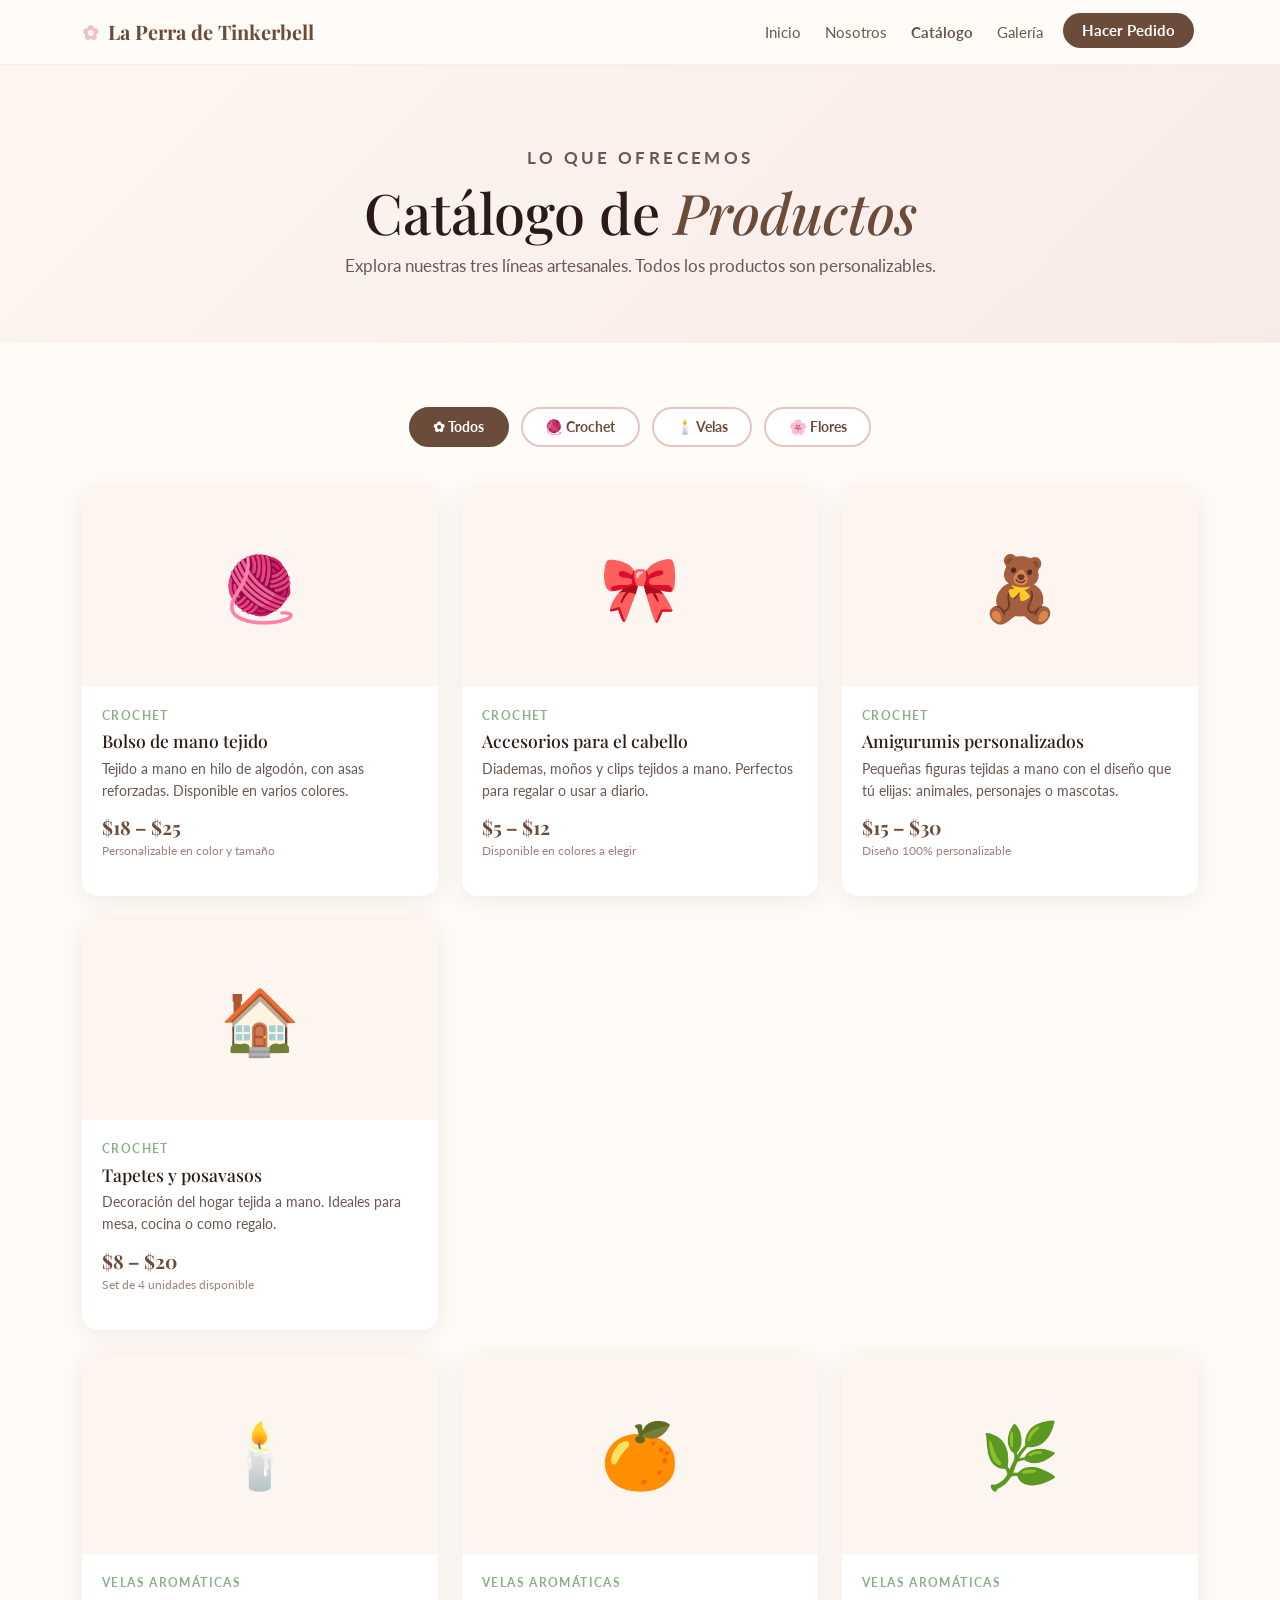
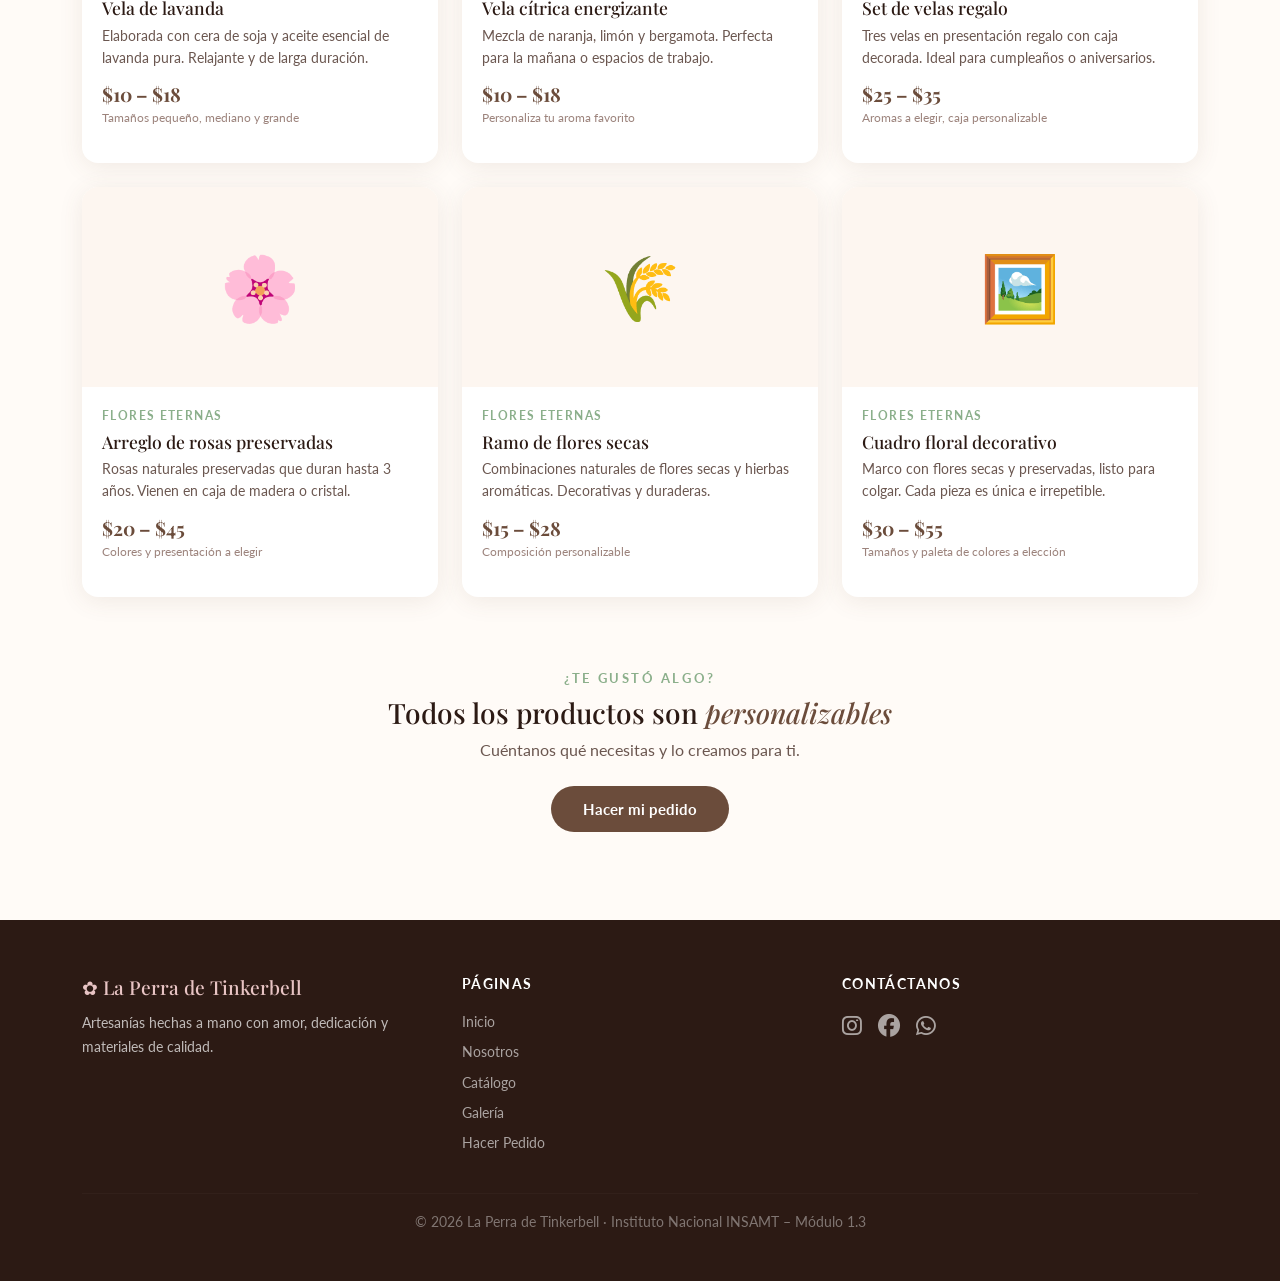
<file: catalogo.html>
<!DOCTYPE html>
<html lang="es">
<head>
  <meta charset="UTF-8" />
  <meta name="viewport" content="width=device-width, initial-scale=1.0" />
  <title>Catálogo – La Perra de Tinkerbell</title>
  <link rel="stylesheet" href="https://cdnjs.cloudflare.com/ajax/libs/bootstrap/5.3.2/css/bootstrap.min.css" />
  <link rel="stylesheet" href="https://cdnjs.cloudflare.com/ajax/libs/font-awesome/6.5.0/css/all.min.css" />
  <link href="https://fonts.googleapis.com/css2?family=Playfair+Display:ital,wght@0,400;0,600;0,700;1,400&family=Lato:wght@300;400;700&display=swap" rel="stylesheet" />
  <link rel="stylesheet" href="styles.css" />
</head>
<body>

  <!-- NAVBAR -->
  <nav class="navbar navbar-expand-lg sticky-top" id="mainNav">
    <div class="container">
      <a class="navbar-brand" href="../index.html">
        <span class="brand-icon">✿</span> La Perra de Tinkerbell
      </a>
      <button class="navbar-toggler" type="button" data-bs-toggle="collapse" data-bs-target="#navMenu">
        <span class="navbar-toggler-icon"></span>
      </button>
      <div class="collapse navbar-collapse" id="navMenu">
        <ul class="navbar-nav ms-auto">
          <li class="nav-item"><a class="nav-link" href="../index.html">Inicio</a></li>
          <li class="nav-item"><a class="nav-link" href="nosotros.html">Nosotros</a></li>
          <li class="nav-item"><a class="nav-link" href="catalogo.html">Catálogo</a></li>
          <li class="nav-item"><a class="nav-link" href="galeria.html">Galería</a></li>
          <li class="nav-item"><a class="nav-link btn-pedido" href="pedido.html">Hacer Pedido</a></li>
        </ul>
      </div>
    </div>
  </nav>

  <!-- PAGE HERO -->
  <div class="page-hero">
    <div class="container">
      <p class="section-eyebrow">Lo que ofrecemos</p>
      <h1>Catálogo de <em>Productos</em></h1>
      <p class="mt-2">Explora nuestras tres líneas artesanales. Todos los productos son personalizables.</p>
    </div>
  </div>

  <!-- CATALOG -->
  <section class="catalog-section">
    <div class="container">

      <!-- FILTER BAR -->
      <div class="filter-bar">
        <button class="filter-btn active" data-cat="all">✿ Todos</button>
        <button class="filter-btn" data-cat="crochet">🧶 Crochet</button>
        <button class="filter-btn" data-cat="velas">🕯️ Velas</button>
        <button class="filter-btn" data-cat="flores">🌸 Flores</button>
      </div>

      <!-- CROCHET -->
      <div class="catalog-anchor" id="crochet"></div>
      <div class="row g-4">

        <div class="col-md-4 col-sm-6 product-item" data-cat="crochet">
          <div class="product-card">
            <div class="product-img">🧶</div>
            <div class="product-info">
              <p class="product-tag">Crochet</p>
              <h4 class="product-name">Bolso de mano tejido</h4>
              <p class="product-desc">Tejido a mano en hilo de algodón, con asas reforzadas. Disponible en varios colores.</p>
              <p class="product-price">$18 – $25
                <span class="price-note">Personalizable en color y tamaño</span>
              </p>
            </div>
          </div>
        </div>

        <div class="col-md-4 col-sm-6 product-item" data-cat="crochet">
          <div class="product-card">
            <div class="product-img">🎀</div>
            <div class="product-info">
              <p class="product-tag">Crochet</p>
              <h4 class="product-name">Accesorios para el cabello</h4>
              <p class="product-desc">Diademas, moños y clips tejidos a mano. Perfectos para regalar o usar a diario.</p>
              <p class="product-price">$5 – $12
                <span class="price-note">Disponible en colores a elegir</span>
              </p>
            </div>
          </div>
        </div>

        <div class="col-md-4 col-sm-6 product-item" data-cat="crochet">
          <div class="product-card">
            <div class="product-img">🧸</div>
            <div class="product-info">
              <p class="product-tag">Crochet</p>
              <h4 class="product-name">Amigurumis personalizados</h4>
              <p class="product-desc">Pequeñas figuras tejidas a mano con el diseño que tú elijas: animales, personajes o mascotas.</p>
              <p class="product-price">$15 – $30
                <span class="price-note">Diseño 100% personalizable</span>
              </p>
            </div>
          </div>
        </div>

        <div class="col-md-4 col-sm-6 product-item" data-cat="crochet">
          <div class="product-card">
            <div class="product-img">🏠</div>
            <div class="product-info">
              <p class="product-tag">Crochet</p>
              <h4 class="product-name">Tapetes y posavasos</h4>
              <p class="product-desc">Decoración del hogar tejida a mano. Ideales para mesa, cocina o como regalo.</p>
              <p class="product-price">$8 – $20
                <span class="price-note">Set de 4 unidades disponible</span>
              </p>
            </div>
          </div>
        </div>

        <!-- VELAS -->
        <div class="catalog-anchor" id="velas"></div>

        <div class="col-md-4 col-sm-6 product-item" data-cat="velas">
          <div class="product-card">
            <div class="product-img">🕯️</div>
            <div class="product-info">
              <p class="product-tag">Velas Aromáticas</p>
              <h4 class="product-name">Vela de lavanda</h4>
              <p class="product-desc">Elaborada con cera de soja y aceite esencial de lavanda pura. Relajante y de larga duración.</p>
              <p class="product-price">$10 – $18
                <span class="price-note">Tamaños pequeño, mediano y grande</span>
              </p>
            </div>
          </div>
        </div>

        <div class="col-md-4 col-sm-6 product-item" data-cat="velas">
          <div class="product-card">
            <div class="product-img">🍊</div>
            <div class="product-info">
              <p class="product-tag">Velas Aromáticas</p>
              <h4 class="product-name">Vela cítrica energizante</h4>
              <p class="product-desc">Mezcla de naranja, limón y bergamota. Perfecta para la mañana o espacios de trabajo.</p>
              <p class="product-price">$10 – $18
                <span class="price-note">Personaliza tu aroma favorito</span>
              </p>
            </div>
          </div>
        </div>

        <div class="col-md-4 col-sm-6 product-item" data-cat="velas">
          <div class="product-card">
            <div class="product-img">🌿</div>
            <div class="product-info">
              <p class="product-tag">Velas Aromáticas</p>
              <h4 class="product-name">Set de velas regalo</h4>
              <p class="product-desc">Tres velas en presentación regalo con caja decorada. Ideal para cumpleaños o aniversarios.</p>
              <p class="product-price">$25 – $35
                <span class="price-note">Aromas a elegir, caja personalizable</span>
              </p>
            </div>
          </div>
        </div>

        <!-- FLORES -->
        <div class="catalog-anchor" id="flores"></div>

        <div class="col-md-4 col-sm-6 product-item" data-cat="flores">
          <div class="product-card">
            <div class="product-img">🌸</div>
            <div class="product-info">
              <p class="product-tag">Flores Eternas</p>
              <h4 class="product-name">Arreglo de rosas preservadas</h4>
              <p class="product-desc">Rosas naturales preservadas que duran hasta 3 años. Vienen en caja de madera o cristal.</p>
              <p class="product-price">$20 – $45
                <span class="price-note">Colores y presentación a elegir</span>
              </p>
            </div>
          </div>
        </div>

        <div class="col-md-4 col-sm-6 product-item" data-cat="flores">
          <div class="product-card">
            <div class="product-img">🌾</div>
            <div class="product-info">
              <p class="product-tag">Flores Eternas</p>
              <h4 class="product-name">Ramo de flores secas</h4>
              <p class="product-desc">Combinaciones naturales de flores secas y hierbas aromáticas. Decorativas y duraderas.</p>
              <p class="product-price">$15 – $28
                <span class="price-note">Composición personalizable</span>
              </p>
            </div>
          </div>
        </div>

        <div class="col-md-4 col-sm-6 product-item" data-cat="flores">
          <div class="product-card">
            <div class="product-img">🖼️</div>
            <div class="product-info">
              <p class="product-tag">Flores Eternas</p>
              <h4 class="product-name">Cuadro floral decorativo</h4>
              <p class="product-desc">Marco con flores secas y preservadas, listo para colgar. Cada pieza es única e irrepetible.</p>
              <p class="product-price">$30 – $55
                <span class="price-note">Tamaños y paleta de colores a elección</span>
              </p>
            </div>
          </div>
        </div>

      </div>

      <!-- PEDIDO CTA -->
      <div class="text-center mt-5 py-4">
        <p class="section-eyebrow">¿Te gustó algo?</p>
        <h3 style="font-family: var(--ff-display); color: var(--text-dark);">Todos los productos son <em style="color:var(--brown)">personalizables</em></h3>
        <p style="color: var(--text-mid);">Cuéntanos qué necesitas y lo creamos para ti.</p>
        <a href="pedido.html" class="btn btn-primary-custom mt-2">Hacer mi pedido</a>
      </div>

    </div>
  </section>

  <!-- FOOTER -->
  <footer class="site-footer">
    <div class="container">
      <div class="row g-4">
        <div class="col-md-4">
          <h5 class="footer-brand">✿ La Perra de Tinkerbell</h5>
          <p>Artesanías hechas a mano con amor, dedicación y materiales de calidad.</p>
        </div>
        <div class="col-md-4">
          <h6>Páginas</h6>
          <ul class="footer-links">
            <li><a href="../index.html">Inicio</a></li>
            <li><a href="nosotros.html">Nosotros</a></li>
            <li><a href="catalogo.html">Catálogo</a></li>
            <li><a href="galeria.html">Galería</a></li>
            <li><a href="pedido.html">Hacer Pedido</a></li>
          </ul>
        </div>
        <div class="col-md-4">
          <h6>Contáctanos</h6>
          <div class="social-icons">
            <a href="#" title="Instagram"><i class="fab fa-instagram"></i></a>
            <a href="#" title="Facebook"><i class="fab fa-facebook"></i></a>
            <a href="#" title="WhatsApp"><i class="fab fa-whatsapp"></i></a>
          </div>
        </div>
      </div>
      <hr class="footer-hr" />
      <p class="text-center footer-copy">© 2026 La Perra de Tinkerbell · Instituto Nacional INSAMT – Módulo 1.3</p>
    </div>
  </footer>

  <script src="https://cdnjs.cloudflare.com/ajax/libs/bootstrap/5.3.2/js/bootstrap.bundle.min.js"></script>
  <script src="main.js"></script>
</body>
</html>
</file>
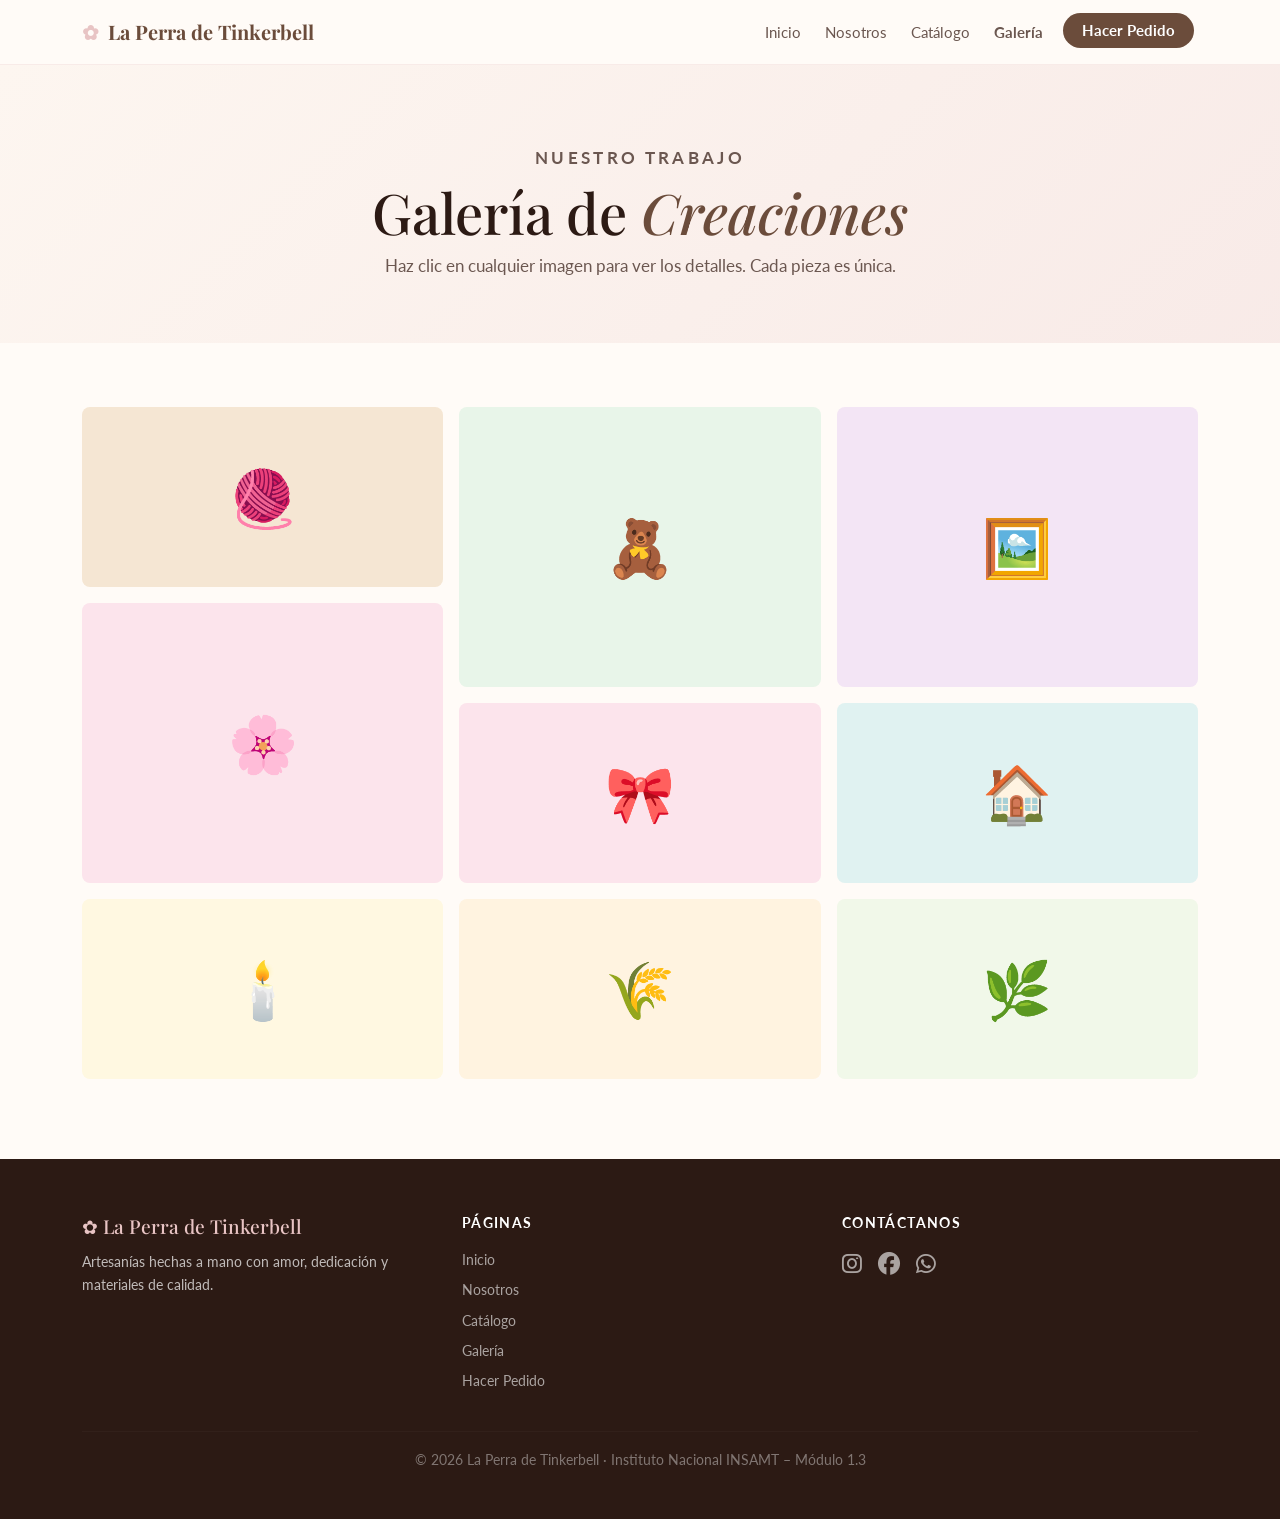
<file: galeria.html>
<!DOCTYPE html>
<html lang="es">
<head>
  <meta charset="UTF-8" />
  <meta name="viewport" content="width=device-width, initial-scale=1.0" />
  <title>Galería – La Perra de Tinkerbell</title>
  <link rel="stylesheet" href="https://cdnjs.cloudflare.com/ajax/libs/bootstrap/5.3.2/css/bootstrap.min.css" />
  <link rel="stylesheet" href="https://cdnjs.cloudflare.com/ajax/libs/font-awesome/6.5.0/css/all.min.css" />
  <link href="https://fonts.googleapis.com/css2?family=Playfair+Display:ital,wght@0,400;0,600;0,700;1,400&family=Lato:wght@300;400;700&display=swap" rel="stylesheet" />
  <link rel="stylesheet" href="styles.css" />
</head>
<body>

  <!-- NAVBAR -->
  <nav class="navbar navbar-expand-lg sticky-top" id="mainNav">
    <div class="container">
      <a class="navbar-brand" href="../index.html">
        <span class="brand-icon">✿</span> La Perra de Tinkerbell
      </a>
      <button class="navbar-toggler" type="button" data-bs-toggle="collapse" data-bs-target="#navMenu">
        <span class="navbar-toggler-icon"></span>
      </button>
      <div class="collapse navbar-collapse" id="navMenu">
        <ul class="navbar-nav ms-auto">
          <li class="nav-item"><a class="nav-link" href="../index.html">Inicio</a></li>
          <li class="nav-item"><a class="nav-link" href="nosotros.html">Nosotros</a></li>
          <li class="nav-item"><a class="nav-link" href="catalogo.html">Catálogo</a></li>
          <li class="nav-item"><a class="nav-link" href="galeria.html">Galería</a></li>
          <li class="nav-item"><a class="nav-link btn-pedido" href="pedido.html">Hacer Pedido</a></li>
        </ul>
      </div>
    </div>
  </nav>

  <!-- PAGE HERO -->
  <div class="page-hero">
    <div class="container">
      <p class="section-eyebrow">Nuestro trabajo</p>
      <h1>Galería de <em>Creaciones</em></h1>
      <p class="mt-2">Haz clic en cualquier imagen para ver los detalles. Cada pieza es única.</p>
    </div>
  </div>

  <!-- GALLERY -->
  <section class="gallery-section">
    <div class="container">
      <div class="gallery-grid">

        <div class="gallery-item"
          data-emoji="🧶" data-title="Bolso de mano tejido"
          data-desc="Tejido en hilo de algodón artesanal. Disponible en todos los colores.">
          <div class="gallery-placeholder" style="background: #f5e6d3;">🧶</div>
          <div class="gallery-overlay">🔍</div>
        </div>

        <div class="gallery-item"
          data-emoji="🌸" data-title="Arreglo de rosas preservadas"
          data-desc="Rosas naturales preservadas en caja de madera. Duración hasta 3 años.">
          <div class="gallery-placeholder tall" style="background: #fce4ec;">🌸</div>
          <div class="gallery-overlay">🔍</div>
        </div>

        <div class="gallery-item"
          data-emoji="🕯️" data-title="Set de velas regalo"
          data-desc="Tres velas aromáticas en caja decorada, aromas a elegir.">
          <div class="gallery-placeholder" style="background: #fff8e1;">🕯️</div>
          <div class="gallery-overlay">🔍</div>
        </div>

        <div class="gallery-item"
          data-emoji="🧸" data-title="Amigurumi personalizado"
          data-desc="Figura tejida a mano con el diseño que el cliente eligió.">
          <div class="gallery-placeholder tall" style="background: #e8f5e9;">🧸</div>
          <div class="gallery-overlay">🔍</div>
        </div>

        <div class="gallery-item"
          data-emoji="🎀" data-title="Accesorios crochet"
          data-desc="Diademas y accesorios tejidos a mano en colores pasteles.">
          <div class="gallery-placeholder" style="background: #fce4ec;">🎀</div>
          <div class="gallery-overlay">🔍</div>
        </div>

        <div class="gallery-item"
          data-emoji="🌾" data-title="Ramo de flores secas"
          data-desc="Composición natural de flores secas y hierbas. Sin mantenimiento.">
          <div class="gallery-placeholder" style="background: #fff3e0;">🌾</div>
          <div class="gallery-overlay">🔍</div>
        </div>

        <div class="gallery-item"
          data-emoji="🖼️" data-title="Cuadro floral decorativo"
          data-desc="Marco con flores preservadas. Cada cuadro es único e irrepetible.">
          <div class="gallery-placeholder tall" style="background: #f3e5f5;">🖼️</div>
          <div class="gallery-overlay">🔍</div>
        </div>

        <div class="gallery-item"
          data-emoji="🏠" data-title="Tapetes de crochet"
          data-desc="Set de posavasos tejidos a mano en hilo de algodón natural.">
          <div class="gallery-placeholder" style="background: #e0f2f1;">🏠</div>
          <div class="gallery-overlay">🔍</div>
        </div>

        <div class="gallery-item"
          data-emoji="🌿" data-title="Vela de hierbas naturales"
          data-desc="Elaborada con cera de soja y aceites esenciales puros.">
          <div class="gallery-placeholder" style="background: #f1f8e9;">🌿</div>
          <div class="gallery-overlay">🔍</div>
        </div>

      </div>
    </div>
  </section>

  <!-- LIGHTBOX -->
  <div class="lightbox" id="lightbox">
    <div class="lightbox-inner">
      <button class="lightbox-close" id="lbClose" aria-label="Cerrar">✕</button>
      <span class="lightbox-emoji" id="lbEmoji">🎨</span>
      <h3 class="lightbox-title" id="lbTitle">Producto</h3>
      <p class="lightbox-desc" id="lbDesc">Descripción del producto.</p>
      <a href="pedido.html" class="btn btn-primary-custom mt-3">Pedir este producto</a>
    </div>
  </div>

  <!-- FOOTER -->
  <footer class="site-footer">
    <div class="container">
      <div class="row g-4">
        <div class="col-md-4">
          <h5 class="footer-brand">✿ La Perra de Tinkerbell</h5>
          <p>Artesanías hechas a mano con amor, dedicación y materiales de calidad.</p>
        </div>
        <div class="col-md-4">
          <h6>Páginas</h6>
          <ul class="footer-links">
            <li><a href="../index.html">Inicio</a></li>
            <li><a href="nosotros.html">Nosotros</a></li>
            <li><a href="catalogo.html">Catálogo</a></li>
            <li><a href="galeria.html">Galería</a></li>
            <li><a href="pedido.html">Hacer Pedido</a></li>
          </ul>
        </div>
        <div class="col-md-4">
          <h6>Contáctanos</h6>
          <div class="social-icons">
            <a href="#" title="Instagram"><i class="fab fa-instagram"></i></a>
            <a href="#" title="Facebook"><i class="fab fa-facebook"></i></a>
            <a href="#" title="WhatsApp"><i class="fab fa-whatsapp"></i></a>
          </div>
        </div>
      </div>
      <hr class="footer-hr" />
      <p class="text-center footer-copy">© 2026 La Perra de Tinkerbell · Instituto Nacional INSAMT – Módulo 1.3</p>
    </div>
  </footer>

  <script src="https://cdnjs.cloudflare.com/ajax/libs/bootstrap/5.3.2/js/bootstrap.bundle.min.js"></script>
  <script src="main.js"></script>
</body>
</html>
</file>
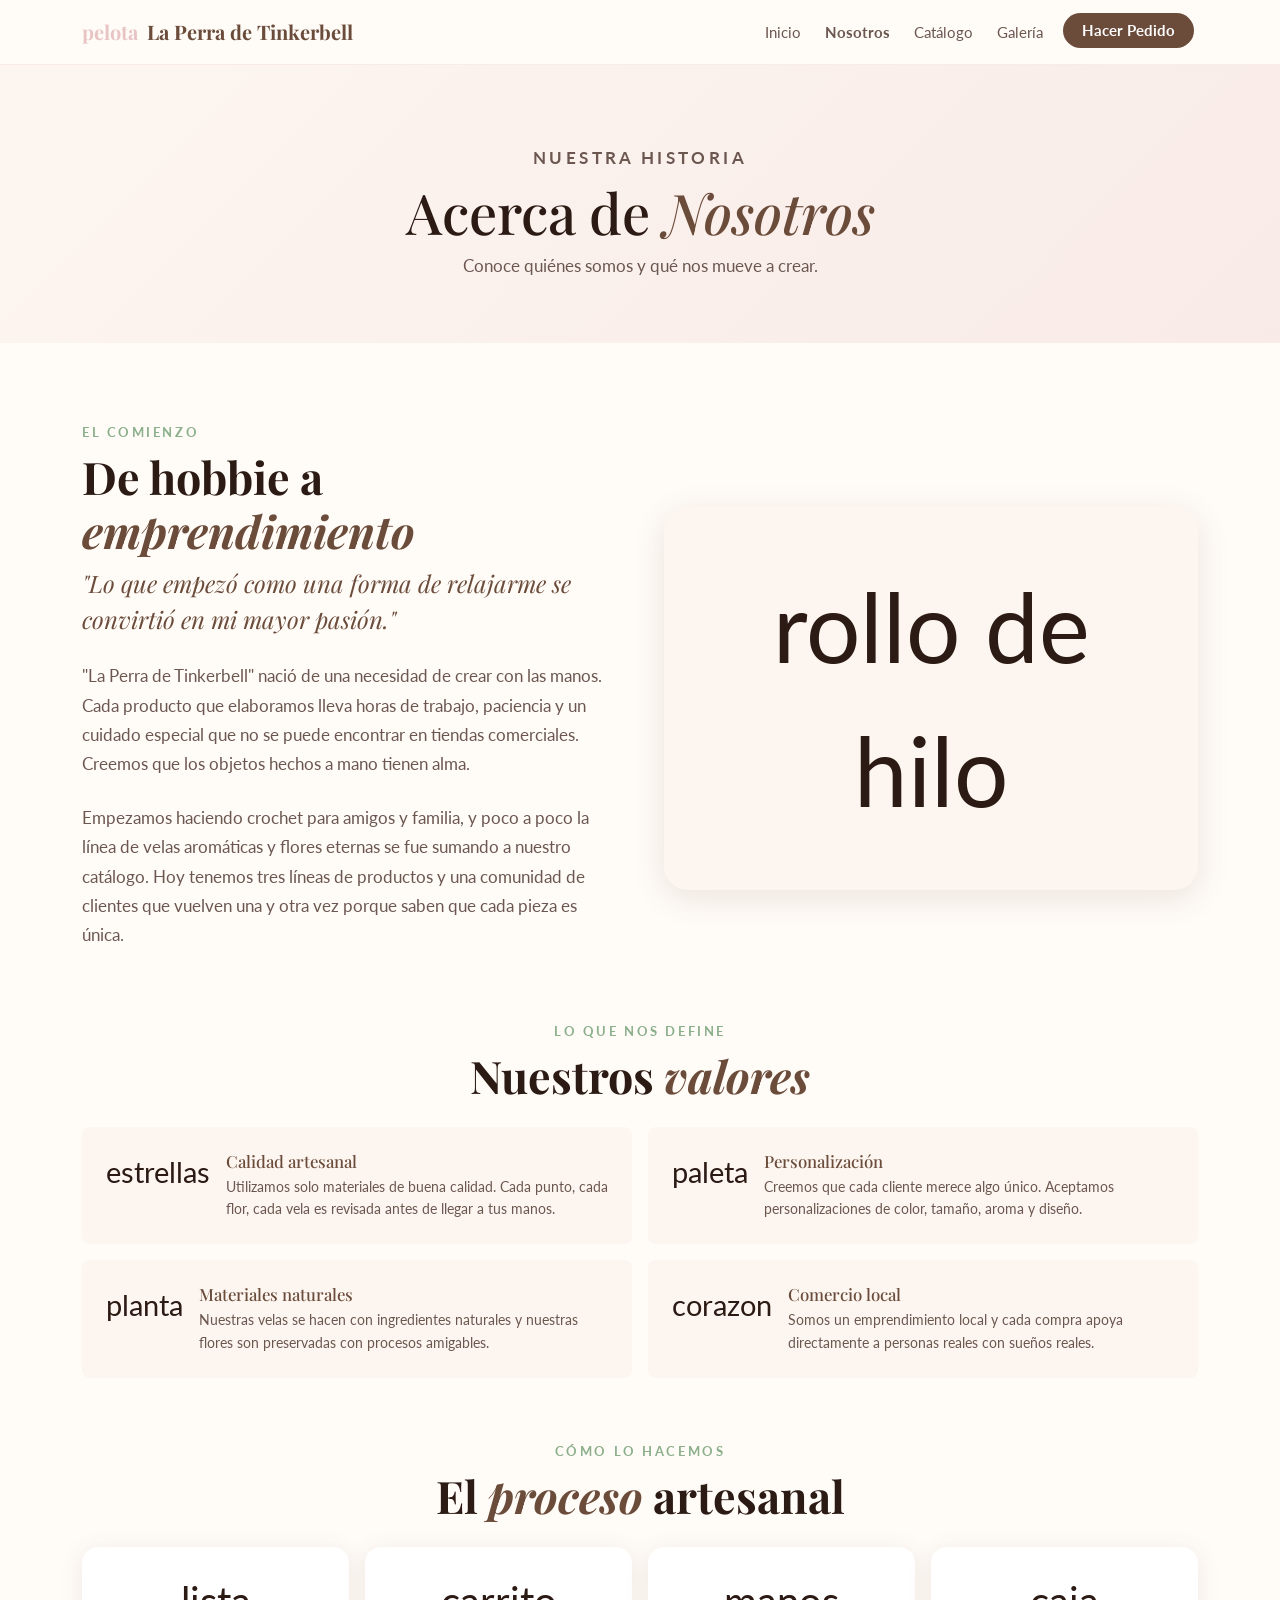
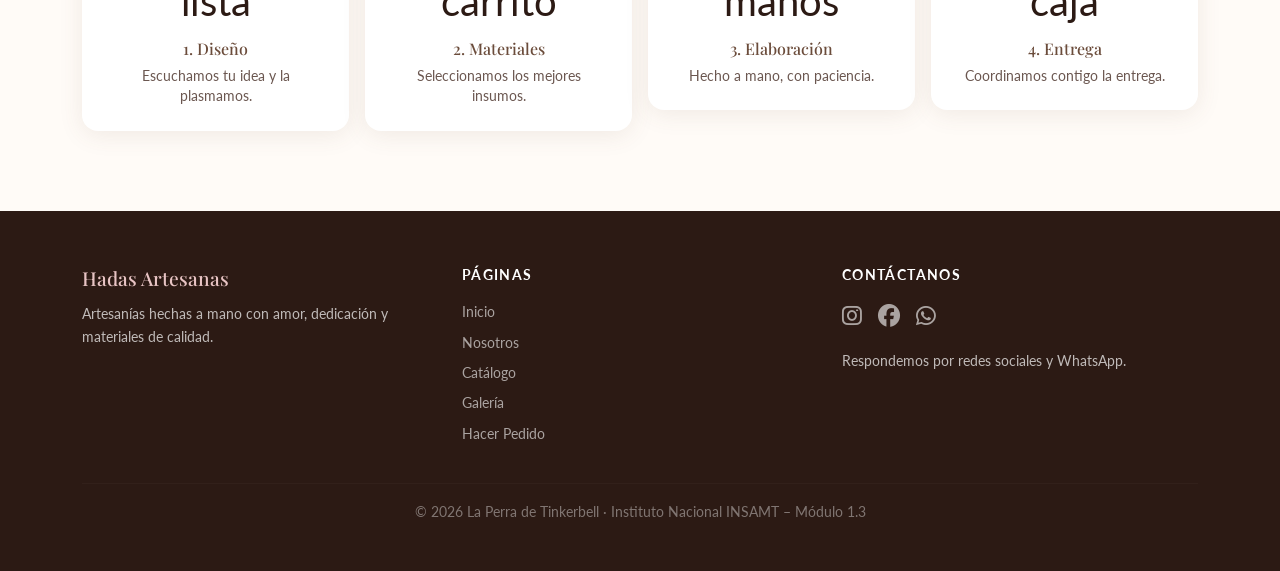
<file: nosotros.html>
<!DOCTYPE html>
<html lang="es">
<head>
  <meta charset="UTF-8" />
  <meta name="viewport" content="width=device-width, initial-scale=1.0" />
  <title>Nosotros – Las Hadas Artesanas</title>
  <link rel="stylesheet" href="https://cdnjs.cloudflare.com/ajax/libs/bootstrap/5.3.2/css/bootstrap.min.css" />
  <link rel="stylesheet" href="https://cdnjs.cloudflare.com/ajax/libs/font-awesome/6.5.0/css/all.min.css" />
  <link href="https://fonts.googleapis.com/css2?family=Playfair+Display:ital,wght@0,400;0,600;0,700;1,400&family=Lato:wght@300;400;700&display=swap" rel="stylesheet" />
  <link rel="stylesheet" href="styles.css" />
</head>
<body>

  <!-- NAVBAR -->
  <nav class="navbar navbar-expand-lg sticky-top" id="mainNav">
    <div class="container">
      <a class="navbar-brand" href="../index.html">
        <span class="brand-icon">pelota</span> La Perra de Tinkerbell
      </a>
      <button class="navbar-toggler" type="button" data-bs-toggle="collapse" data-bs-target="#navMenu">
        <span class="navbar-toggler-icon"></span>
      </button>
      <div class="collapse navbar-collapse" id="navMenu">
        <ul class="navbar-nav ms-auto">
          <li class="nav-item"><a class="nav-link" href="../index.html">Inicio</a></li>
          <li class="nav-item"><a class="nav-link" href="nosotros.html">Nosotros</a></li>
          <li class="nav-item"><a class="nav-link" href="catalogo.html">Catálogo</a></li>
          <li class="nav-item"><a class="nav-link" href="galeria.html">Galería</a></li>
          <li class="nav-item"><a class="nav-link btn-pedido" href="pedido.html">Hacer Pedido</a></li>
        </ul>
      </div>
    </div>
  </nav>

  <!-- PAGE HERO -->
  <div class="page-hero">
    <div class="container">
      <p class="section-eyebrow">Nuestra historia</p>
      <h1>Acerca de <em>Nosotros</em></h1>
      <p class="mt-2">Conoce quiénes somos y qué nos mueve a crear.</p>
    </div>
  </div>

  <!-- ABOUT CONTENT -->
  <section class="about-section">
    <div class="container">
      <div class="row g-5 align-items-center mb-5">
        <div class="col-lg-6">
          <p class="section-eyebrow">El comienzo</p>
          <h2 class="section-title">De hobbie a<br /><em>emprendimiento</em></h2>
          <p class="lead-text">"Lo que empezó como una forma de relajarme se convirtió en mi mayor pasión."</p>
          <p class="section-body">
            "La Perra de Tinkerbell" nació de una necesidad de crear con las manos. Cada producto que elaboramos 
            lleva horas de trabajo, paciencia y un cuidado especial que no se puede encontrar en tiendas comerciales. 
            Creemos que los objetos hechos a mano tienen alma.
          </p>
          <p class="section-body">
            Empezamos haciendo crochet para amigos y familia, y poco a poco la línea de velas aromáticas y 
            flores eternas se fue sumando a nuestro catálogo. Hoy tenemos tres líneas de productos y una comunidad 
            de clientes que vuelven una y otra vez porque saben que cada pieza es única.
          </p>
        </div>
        <div class="col-lg-6 text-center">
          <div style="background: var(--cream); border-radius: 24px; padding: 3rem; font-size: 6rem; display: inline-block; box-shadow: var(--shadow-card);">
            rollo de hilo
          </div>
        </div>
      </div>

      <!-- VALORES -->
      <p class="section-eyebrow text-center mt-4">Lo que nos define</p>
      <h2 class="section-title text-center mb-4">Nuestros <em>valores</em></h2>
      <div class="row g-3">
        <div class="col-md-6">
          <div class="value-card">
            <span class="value-icon">estrellas</span>
            <div>
              <h5>Calidad artesanal</h5>
              <p>Utilizamos solo materiales de buena calidad. Cada punto, cada flor, cada vela es revisada antes de llegar a tus manos.</p>
            </div>
          </div>
        </div>
        <div class="col-md-6">
          <div class="value-card">
            <span class="value-icon">paleta</span>
            <div>
              <h5>Personalización</h5>
              <p>Creemos que cada cliente merece algo único. Aceptamos personalizaciones de color, tamaño, aroma y diseño.</p>
            </div>
          </div>
        </div>
        <div class="col-md-6">
          <div class="value-card">
            <span class="value-icon">planta</span>
            <div>
              <h5>Materiales naturales</h5>
              <p>Nuestras velas se hacen con ingredientes naturales y nuestras flores son preservadas con procesos amigables.</p>
            </div>
          </div>
        </div>
        <div class="col-md-6">
          <div class="value-card">
            <span class="value-icon">corazon</span>
            <div>
              <h5>Comercio local</h5>
              <p>Somos un emprendimiento local y cada compra apoya directamente a personas reales con sueños reales.</p>
            </div>
          </div>
        </div>
      </div>

      <!-- PROCESO -->
      <div class="mt-5 pt-3">
        <p class="section-eyebrow text-center">Cómo lo hacemos</p>
        <h2 class="section-title text-center mb-4">El <em>proceso</em> artesanal</h2>
        <div class="row g-3 text-center">
          <div class="col-md-3 col-6">
            <div style="padding: 1.5rem; background: var(--white); border-radius: var(--radius); box-shadow: var(--shadow-soft);">
              <div style="font-size: 2.5rem; margin-bottom: .5rem;">lista</div>
              <h6 style="font-family: var(--ff-display); color: var(--brown);">1. Diseño</h6>
              <p style="font-size: .85rem; color: var(--text-mid); margin: 0;">Escuchamos tu idea y la plasmamos.</p>
            </div>
          </div>
          <div class="col-md-3 col-6">
            <div style="padding: 1.5rem; background: var(--white); border-radius: var(--radius); box-shadow: var(--shadow-soft);">
              <div style="font-size: 2.5rem; margin-bottom: .5rem;">carrito</div>
              <h6 style="font-family: var(--ff-display); color: var(--brown);">2. Materiales</h6>
              <p style="font-size: .85rem; color: var(--text-mid); margin: 0;">Seleccionamos los mejores insumos.</p>
            </div>
          </div>
          <div class="col-md-3 col-6">
            <div style="padding: 1.5rem; background: var(--white); border-radius: var(--radius); box-shadow: var(--shadow-soft);">
              <div style="font-size: 2.5rem; margin-bottom: .5rem;">manos</div>
              <h6 style="font-family: var(--ff-display); color: var(--brown);">3. Elaboración</h6>
              <p style="font-size: .85rem; color: var(--text-mid); margin: 0;">Hecho a mano, con paciencia.</p>
            </div>
          </div>
          <div class="col-md-3 col-6">
            <div style="padding: 1.5rem; background: var(--white); border-radius: var(--radius); box-shadow: var(--shadow-soft);">
              <div style="font-size: 2.5rem; margin-bottom: .5rem;">caja</div>
              <h6 style="font-family: var(--ff-display); color: var(--brown);">4. Entrega</h6>
              <p style="font-size: .85rem; color: var(--text-mid); margin: 0;">Coordinamos contigo la entrega.</p>
            </div>
          </div>
        </div>
      </div>

    </div>
  </section>

  <!-- FOOTER -->
  <footer class="site-footer">
    <div class="container">
      <div class="row g-4">
        <div class="col-md-4">
          <h5 class="footer-brand">Hadas Artesanas</h5>
          <p>Artesanías hechas a mano con amor, dedicación y materiales de calidad.</p>
        </div>
        <div class="col-md-4">
          <h6>Páginas</h6>
          <ul class="footer-links">
            <li><a href="../index.html">Inicio</a></li>
            <li><a href="nosotros.html">Nosotros</a></li>
            <li><a href="catalogo.html">Catálogo</a></li>
            <li><a href="galeria.html">Galería</a></li>
            <li><a href="pedido.html">Hacer Pedido</a></li>
          </ul>
        </div>
        <div class="col-md-4">
          <h6>Contáctanos</h6>
          <div class="social-icons">
            <a href="#" title="Instagram"><i class="fab fa-instagram"></i></a>
            <a href="#" title="Facebook"><i class="fab fa-facebook"></i></a>
            <a href="#" title="WhatsApp"><i class="fab fa-whatsapp"></i></a>
          </div>
          <p class="mt-3 small">Respondemos por redes sociales y WhatsApp.</p>
        </div>
      </div>
      <hr class="footer-hr" />
      <p class="text-center footer-copy">© 2026 La Perra de Tinkerbell · Instituto Nacional INSAMT – Módulo 1.3</p>
    </div>
  </footer>

  <script src="https://cdnjs.cloudflare.com/ajax/libs/bootstrap/5.3.2/js/bootstrap.bundle.min.js"></script>
  <script src="main.js"></script>
</body>
</html>
</file>
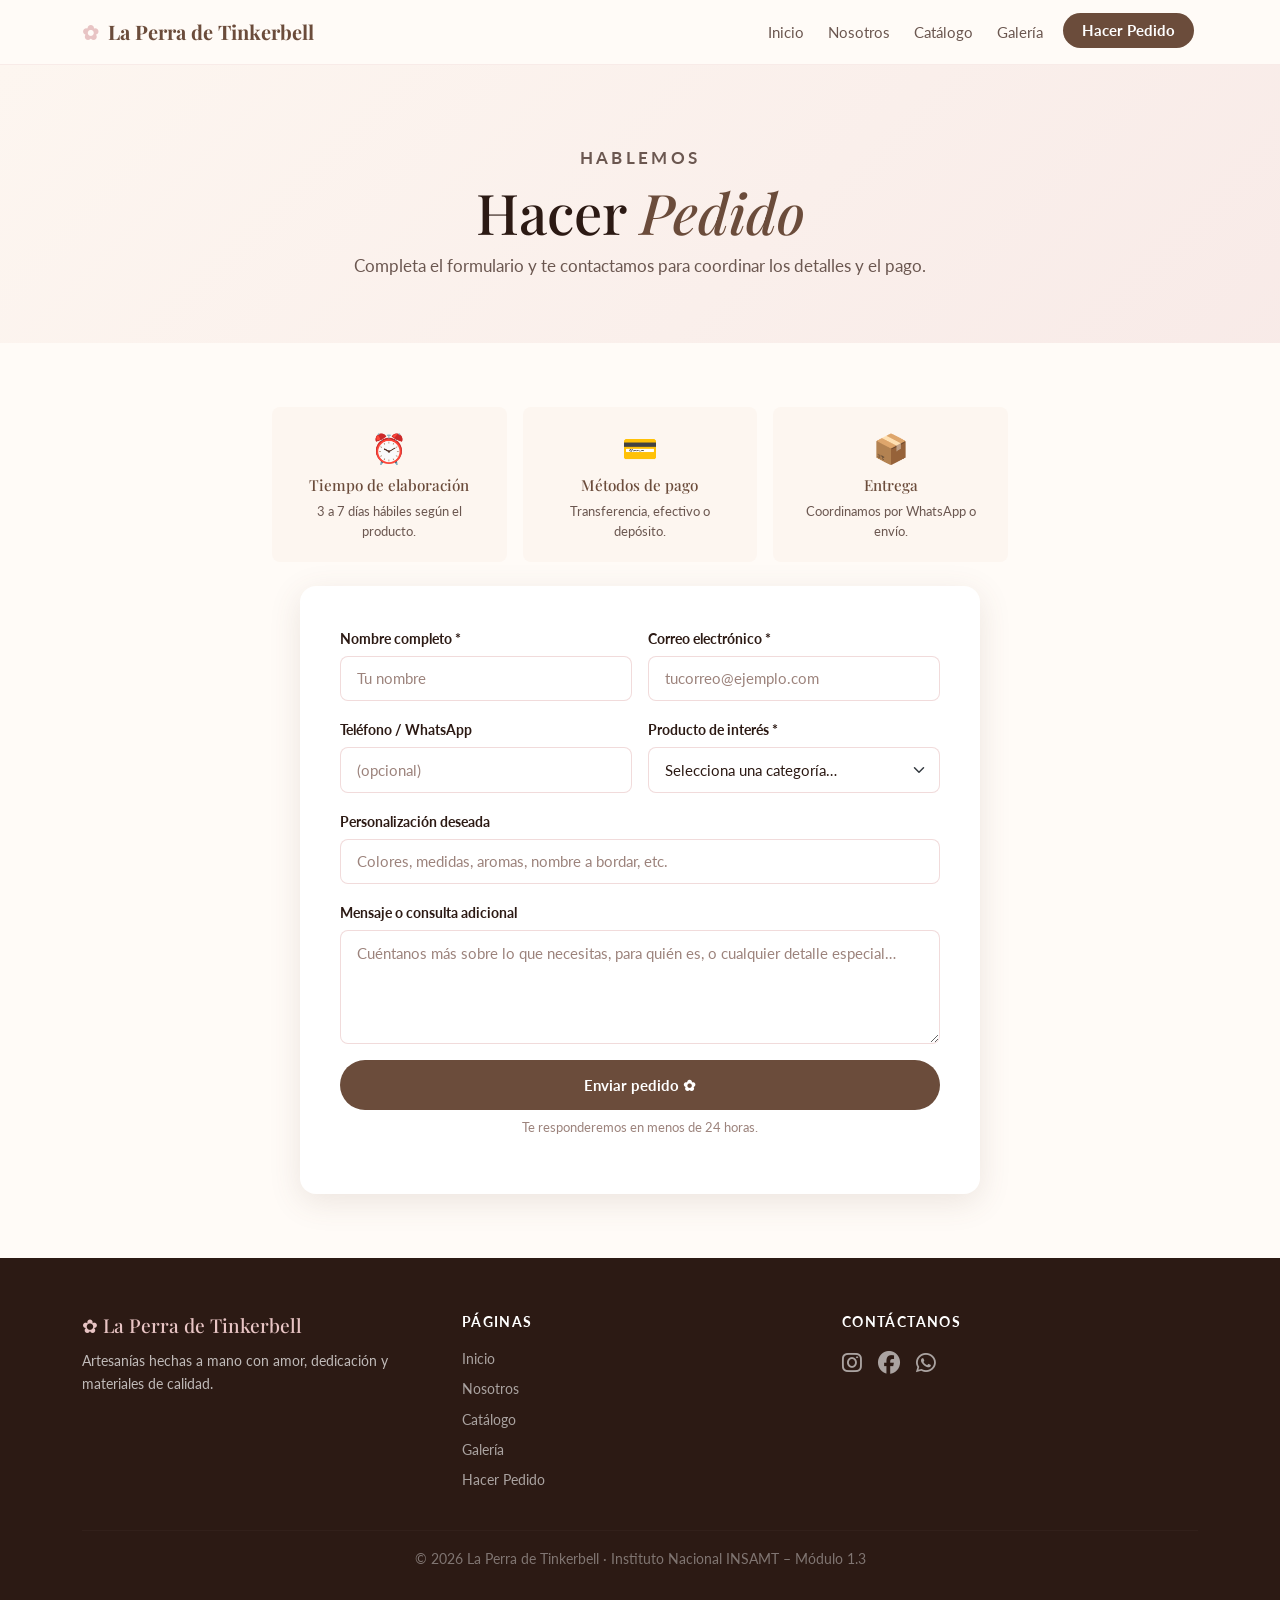
<file: pedido.html>
<!DOCTYPE html>
<html lang="es">
<head>
  <meta charset="UTF-8" />
  <meta name="viewport" content="width=device-width, initial-scale=1.0" />
  <title>Hacer Pedido – La Perra de Tinkerbell</title>
  <link rel="stylesheet" href="https://cdnjs.cloudflare.com/ajax/libs/bootstrap/5.3.2/css/bootstrap.min.css" />
  <link rel="stylesheet" href="https://cdnjs.cloudflare.com/ajax/libs/font-awesome/6.5.0/css/all.min.css" />
  <link href="https://fonts.googleapis.com/css2?family=Playfair+Display:ital,wght@0,400;0,600;0,700;1,400&family=Lato:wght@300;400;700&display=swap" rel="stylesheet" />
  <link rel="stylesheet" href="styles.css" />
</head>
<body>

  <!-- NAVBAR -->
  <nav class="navbar navbar-expand-lg sticky-top" id="mainNav">
    <div class="container">
      <a class="navbar-brand" href="../index.html">
        <span class="brand-icon">✿</span> La Perra de Tinkerbell
      </a>
      <button class="navbar-toggler" type="button" data-bs-toggle="collapse" data-bs-target="#navMenu">
        <span class="navbar-toggler-icon"></span>
      </button>
      <div class="collapse navbar-collapse" id="navMenu">
        <ul class="navbar-nav ms-auto">
          <li class="nav-item"><a class="nav-link" href="../index.html">Inicio</a></li>
          <li class="nav-item"><a class="nav-link" href="nosotros.html">Nosotros</a></li>
          <li class="nav-item"><a class="nav-link" href="catalogo.html">Catálogo</a></li>
          <li class="nav-item"><a class="nav-link" href="galeria.html">Galería</a></li>
          <li class="nav-item"><a class="nav-link btn-pedido" href="pedido.html">Hacer Pedido</a></li>
        </ul>
      </div>
    </div>
  </nav>

  <!-- PAGE HERO -->
  <div class="page-hero">
    <div class="container">
      <p class="section-eyebrow">Hablemos</p>
      <h1>Hacer <em>Pedido</em></h1>
      <p class="mt-2">Completa el formulario y te contactamos para coordinar los detalles y el pago.</p>
    </div>
  </div>

  <!-- ORDER FORM -->
  <section class="order-section">
    <div class="container">
      <div class="row justify-content-center">
        <div class="col-lg-8">

          <!-- Info cards -->
          <div class="row g-3 mb-4">
            <div class="col-md-4">
              <div style="background: var(--cream); border-radius: var(--radius-sm); padding: 1.25rem; text-align: center;">
                <div style="font-size: 1.8rem; margin-bottom: .4rem;">⏰</div>
                <h6 style="font-family: var(--ff-display); color: var(--brown); font-size: .95rem;">Tiempo de elaboración</h6>
                <p style="font-size: .82rem; color: var(--text-mid); margin: 0;">3 a 7 días hábiles según el producto.</p>
              </div>
            </div>
            <div class="col-md-4">
              <div style="background: var(--cream); border-radius: var(--radius-sm); padding: 1.25rem; text-align: center;">
                <div style="font-size: 1.8rem; margin-bottom: .4rem;">💳</div>
                <h6 style="font-family: var(--ff-display); color: var(--brown); font-size: .95rem;">Métodos de pago</h6>
                <p style="font-size: .82rem; color: var(--text-mid); margin: 0;">Transferencia, efectivo o depósito.</p>
              </div>
            </div>
            <div class="col-md-4">
              <div style="background: var(--cream); border-radius: var(--radius-sm); padding: 1.25rem; text-align: center;">
                <div style="font-size: 1.8rem; margin-bottom: .4rem;">📦</div>
                <h6 style="font-family: var(--ff-display); color: var(--brown); font-size: .95rem;">Entrega</h6>
                <p style="font-size: .82rem; color: var(--text-mid); margin: 0;">Coordinamos por WhatsApp o envío.</p>
              </div>
            </div>
          </div>

          <!-- FORM -->
          <div class="form-wrapper">
            <form id="orderForm" novalidate>

              <div class="row g-3">

                <div class="col-md-6">
                  <label class="form-label" for="nombre">Nombre completo *</label>
                  <input type="text" class="form-control" id="nombre" placeholder="Tu nombre" />
                  <div class="invalid-feedback">Por favor ingresa tu nombre.</div>
                </div>

                <div class="col-md-6">
                  <label class="form-label" for="email">Correo electrónico *</label>
                  <input type="email" class="form-control" id="email" placeholder="tucorreo@ejemplo.com" />
                  <div class="invalid-feedback">Ingresa un correo válido.</div>
                </div>

                <div class="col-md-6">
                  <label class="form-label" for="telefono">Teléfono / WhatsApp</label>
                  <input type="tel" class="form-control" id="telefono" placeholder="(opcional)" />
                </div>

                <div class="col-md-6">
                  <label class="form-label" for="producto">Producto de interés *</label>
                  <select class="form-select" id="producto">
                    <option value="">Selecciona una categoría…</option>
                    <optgroup label="🧶 Crochet">
                      <option value="bolso">Bolso de mano tejido</option>
                      <option value="accesorios">Accesorios para el cabello</option>
                      <option value="amigurumi">Amigurumi personalizado</option>
                      <option value="tapetes">Tapetes y posavasos</option>
                      <option value="otro-crochet">Otro (crochet)</option>
                    </optgroup>
                    <optgroup label="🕯️ Velas Aromáticas">
                      <option value="vela-lavanda">Vela de lavanda</option>
                      <option value="vela-citrica">Vela cítrica energizante</option>
                      <option value="set-velas">Set de velas regalo</option>
                      <option value="otro-vela">Otro (velas)</option>
                    </optgroup>
                    <optgroup label="🌸 Flores Eternas">
                      <option value="rosas">Arreglo de rosas preservadas</option>
                      <option value="ramo-seco">Ramo de flores secas</option>
                      <option value="cuadro">Cuadro floral decorativo</option>
                      <option value="otro-flores">Otro (flores)</option>
                    </optgroup>
                  </select>
                  <div class="invalid-feedback">Selecciona un producto.</div>
                </div>

                <div class="col-12">
                  <label class="form-label" for="personalizacion">Personalización deseada</label>
                  <input type="text" class="form-control" id="personalizacion"
                    placeholder="Colores, medidas, aromas, nombre a bordar, etc." />
                </div>

                <div class="col-12">
                  <label class="form-label" for="mensaje">Mensaje o consulta adicional</label>
                  <textarea class="form-control" id="mensaje" rows="4"
                    placeholder="Cuéntanos más sobre lo que necesitas, para quién es, o cualquier detalle especial…"></textarea>
                </div>

                <div class="col-12">
                  <button type="submit" class="btn btn-primary-custom w-100" style="padding: .85rem;">
                    Enviar pedido ✿
                  </button>
                  <p class="text-center mt-2" style="font-size: .8rem; color: var(--text-light);">
                    Te responderemos en menos de 24 horas.
                  </p>
                </div>

              </div>
            </form>

            <!-- SUCCESS MESSAGE -->
            <div id="successMsg">
              <div style="font-size: 2.5rem; margin-bottom: .75rem;">🎉</div>
              <h4 style="font-family: var(--ff-display); color: var(--brown);">¡Pedido recibido!</h4>
              <p style="margin: .5rem 0 0; font-size: .95rem;">
                Gracias por contactarnos. Te responderemos pronto para coordinar los detalles de tu pedido.
              </p>
            </div>

          </div>

        </div>
      </div>
    </div>
  </section>

  <!-- FOOTER -->
  <footer class="site-footer">
    <div class="container">
      <div class="row g-4">
        <div class="col-md-4">
          <h5 class="footer-brand">✿ La Perra de Tinkerbell</h5>
          <p>Artesanías hechas a mano con amor, dedicación y materiales de calidad.</p>
        </div>
        <div class="col-md-4">
          <h6>Páginas</h6>
          <ul class="footer-links">
            <li><a href="../index.html">Inicio</a></li>
            <li><a href="nosotros.html">Nosotros</a></li>
            <li><a href="catalogo.html">Catálogo</a></li>
            <li><a href="galeria.html">Galería</a></li>
            <li><a href="pedido.html">Hacer Pedido</a></li>
          </ul>
        </div>
        <div class="col-md-4">
          <h6>Contáctanos</h6>
          <div class="social-icons">
            <a href="#" title="Instagram"><i class="fab fa-instagram"></i></a>
            <a href="#" title="Facebook"><i class="fab fa-facebook"></i></a>
            <a href="#" title="WhatsApp"><i class="fab fa-whatsapp"></i></a>
          </div>
        </div>
      </div>
      <hr class="footer-hr" />
      <p class="text-center footer-copy">© 2026 La Perra de Tinkerbell · Instituto Nacional INSAMT – Módulo 1.3</p>
    </div>
  </footer>

  <script src="https://cdnjs.cloudflare.com/ajax/libs/bootstrap/5.3.2/js/bootstrap.bundle.min.js"></script>
  <script src="main.js"></script>
</body>
</html>
</file>
<file: styles.css>
/* ================================================
   LA PERRA DE TINKERBELL – Estilos principales
   ================================================ */

:root {
  --rose:       #E8C4C4;
  --cream:      #FDF6F0;
  --sage:       #8BAF8B;
  --brown:      #6B4C3B;
  --offwhite:   #FFFBF7;
  --text-dark:  #2C1A14;
  --text-mid:   #6B5750;
  --text-light: #9C837C;
  --white:      #ffffff;

  --ff-display: 'Playfair Display', Georgia, serif;
  --ff-body:    'Lato', sans-serif;

  --shadow-soft: 0 4px 24px rgba(107,76,59,.10);
  --shadow-card: 0 8px 32px rgba(107,76,59,.13);
  --radius:      16px;
  --radius-sm:   8px;
}

*, *::before, *::after { box-sizing: border-box; }

html { scroll-behavior: smooth; }

body {
  font-family: var(--ff-body);
  background: var(--offwhite);
  color: var(--text-dark);
  margin: 0;
}

/* ── NAVBAR ─────────────────────────────────── */
#mainNav {
  background: rgba(255,251,247,.96);
  backdrop-filter: blur(10px);
  border-bottom: 1px solid rgba(232,196,196,.3);
  padding: .75rem 0;
  transition: box-shadow .3s;
}
#mainNav.scrolled { box-shadow: 0 2px 20px rgba(107,76,59,.10); }

.navbar-brand {
  font-family: var(--ff-display);
  font-size: 1.25rem;
  color: var(--brown) !important;
  font-weight: 700;
}
.brand-icon { color: var(--rose); margin-right: .25rem; }

.nav-link {
  font-family: var(--ff-body);
  color: var(--text-mid) !important;
  font-weight: 400;
  font-size: .95rem;
  margin: 0 .25rem;
  transition: color .2s;
}
.nav-link:hover { color: var(--brown) !important; }

.btn-pedido {
  background: var(--brown) !important;
  color: var(--white) !important;
  border-radius: 50px;
  padding: .4rem 1.2rem !important;
  font-weight: 700 !important;
  margin-left: .5rem;
  transition: background .2s, transform .2s;
}
.btn-pedido:hover { background: var(--text-dark) !important; transform: translateY(-1px); }

/* ── HERO ────────────────────────────────────── */
.hero-section {
  min-height: 100vh;
  background:
    radial-gradient(ellipse at 70% 30%, rgba(232,196,196,.45) 0%, transparent 60%),
    radial-gradient(ellipse at 20% 80%, rgba(139,175,139,.25) 0%, transparent 55%),
    var(--cream);
  display: flex;
  align-items: center;
  justify-content: center;
  position: relative;
  overflow: hidden;
}

/* Decorative floating petals */
.hero-section::before,
.hero-section::after {
  content: '';
  position: absolute;
  border-radius: 50% 30% 50% 30%;
  opacity: .15;
}
.hero-section::before {
  width: 320px; height: 320px;
  background: var(--rose);
  top: 10%; right: 8%;
  transform: rotate(20deg);
  animation: float 6s ease-in-out infinite;
}
.hero-section::after {
  width: 200px; height: 200px;
  background: var(--sage);
  bottom: 15%; left: 5%;
  transform: rotate(-15deg);
  animation: float 8s ease-in-out infinite reverse;
}

@keyframes float {
  0%, 100% { transform: rotate(20deg) translateY(0); }
  50%       { transform: rotate(20deg) translateY(-18px); }
}

.hero-overlay {
  position: relative;
  z-index: 2;
  width: 100%;
  padding: 6rem 0 4rem;
}

.hero-eyebrow {
  font-family: var(--ff-body);
  font-size: .85rem;
  letter-spacing: .18em;
  text-transform: uppercase;
  color: var(--text-light);
  margin-bottom: 1rem;
}

.hero-title {
  font-family: var(--ff-display);
  font-size: clamp(3rem, 8vw, 6rem);
  font-weight: 700;
  line-height: 1.05;
  color: var(--text-dark);
  margin-bottom: 1rem;
}
.hero-title em {
  color: var(--brown);
  font-style: italic;
}

.hero-sub {
  font-family: var(--ff-body);
  font-size: 1.1rem;
  color: var(--text-mid);
  letter-spacing: .08em;
  margin-bottom: 2.5rem;
}

.hero-ctas { display: flex; gap: 1rem; justify-content: center; flex-wrap: wrap; }

.btn-primary-custom {
  background: var(--brown);
  color: var(--white);
  border: none;
  border-radius: 50px;
  padding: .75rem 2rem;
  font-family: var(--ff-body);
  font-weight: 700;
  font-size: .95rem;
  text-decoration: none;
  display: inline-block;
  transition: background .2s, transform .2s, box-shadow .2s;
}
.btn-primary-custom:hover {
  background: var(--text-dark);
  color: var(--white);
  transform: translateY(-2px);
  box-shadow: 0 6px 20px rgba(107,76,59,.30);
}

.btn-outline-custom {
  background: transparent;
  color: var(--brown);
  border: 2px solid var(--brown);
  border-radius: 50px;
  padding: .75rem 2rem;
  font-family: var(--ff-body);
  font-weight: 700;
  font-size: .95rem;
  text-decoration: none;
  display: inline-block;
  transition: background .2s, color .2s, transform .2s;
}
.btn-outline-custom:hover {
  background: var(--brown);
  color: var(--white);
  transform: translateY(-2px);
}

.hero-scroll-hint {
  position: absolute;
  bottom: 2rem; left: 50%;
  transform: translateX(-50%);
  color: var(--text-light);
  font-size: 1.4rem;
  animation: bounce 2s ease-in-out infinite;
  z-index: 2;
}
@keyframes bounce {
  0%,100% { transform: translateX(-50%) translateY(0); }
  50%      { transform: translateX(-50%) translateY(8px); }
}

/* ── ORGANIC DIVIDERS ────────────────────────── */
.organic-divider, .organic-divider-2 {
  line-height: 0;
  margin: 0;
  background: var(--cream);
}
.organic-divider svg { display: block; }
.organic-divider-2 {
  background: var(--offwhite);
}
.organic-divider-2 svg { display: block; }

/* ── SECTIONS COMMON ─────────────────────────── */
.section-eyebrow {
  font-size: .8rem;
  letter-spacing: .2em;
  text-transform: uppercase;
  color: var(--sage);
  font-weight: 700;
  margin-bottom: .5rem;
}
.section-title {
  font-family: var(--ff-display);
  font-size: clamp(1.8rem, 4vw, 2.8rem);
  font-weight: 700;
  color: var(--text-dark);
  line-height: 1.2;
}
.section-title em {
  color: var(--brown);
  font-style: italic;
}
.section-body {
  font-size: 1.05rem;
  color: var(--text-mid);
  line-height: 1.75;
  margin-bottom: 1.5rem;
}

/* ── CATEGORIES ──────────────────────────────── */
.section-categories {
  background: var(--offwhite);
  padding: 5rem 0;
}

.category-card {
  background: var(--white);
  border-radius: var(--radius);
  padding: 2.5rem 2rem;
  text-align: center;
  box-shadow: var(--shadow-card);
  cursor: pointer;
  transition: transform .3s, box-shadow .3s;
  height: 100%;
  border: 1px solid rgba(232,196,196,.3);
}
.category-card:hover {
  transform: translateY(-8px);
  box-shadow: 0 16px 48px rgba(107,76,59,.18);
}
.category-card--mid { background: var(--cream); }

.category-icon {
  font-size: 3rem;
  margin-bottom: 1rem;
  display: block;
}
.category-card h3 {
  font-family: var(--ff-display);
  font-size: 1.4rem;
  color: var(--brown);
  margin-bottom: .75rem;
}
.category-card p {
  color: var(--text-mid);
  font-size: .95rem;
  line-height: 1.65;
  margin-bottom: 1rem;
}
.category-link {
  color: var(--sage);
  font-weight: 700;
  font-size: .9rem;
  letter-spacing: .05em;
}

/* ── WHY US ──────────────────────────────────── */
.section-why {
  background: var(--white);
  padding: 5rem 0;
}

.why-list {
  list-style: none;
  padding: 0;
  margin: 0 0 1rem;
}
.why-list li {
  padding: .5rem 0;
  font-size: 1rem;
  color: var(--text-dark);
  display: flex;
  align-items: center;
  gap: .75rem;
}
.why-check {
  color: var(--sage);
  font-weight: 900;
  font-size: 1.1rem;
}

.why-visual {
  position: relative;
  height: 320px;
}
.why-card-floating {
  position: absolute;
  background: var(--cream);
  border-radius: var(--radius);
  padding: 1.5rem 2rem;
  display: flex;
  flex-direction: column;
  align-items: center;
  box-shadow: var(--shadow-card);
  text-align: center;
}
.big-num {
  font-family: var(--ff-display);
  font-size: 2rem;
  font-weight: 700;
  color: var(--brown);
  line-height: 1;
}
.big-label {
  font-size: .8rem;
  color: var(--text-mid);
  margin-top: .4rem;
  letter-spacing: .05em;
}
.why-card-1 { top: 0; left: 10%; animation: float 5s ease-in-out infinite; }
.why-card-2 { top: 35%; right: 10%; animation: float 7s ease-in-out infinite reverse; }
.why-card-3 { bottom: 5%; left: 25%; animation: float 6s ease-in-out infinite .5s; }

/* ── CTA ─────────────────────────────────────── */
.section-cta {
  background: var(--brown);
  padding: 5rem 0;
  text-align: center;
}
.section-cta h2 {
  font-family: var(--ff-display);
  font-size: clamp(1.8rem, 4vw, 2.5rem);
  color: var(--white);
  margin-bottom: .75rem;
}
.section-cta p {
  color: rgba(255,255,255,.75);
  font-size: 1.05rem;
  margin-bottom: 2rem;
}
.section-cta .btn-primary-custom {
  background: var(--rose);
  color: var(--text-dark);
}
.section-cta .btn-primary-custom:hover { background: var(--white); }

/* ── FOOTER ──────────────────────────────────── */
.site-footer {
  background: var(--text-dark);
  color: rgba(255,255,255,.7);
  padding: 3.5rem 0 2rem;
}
.footer-brand {
  font-family: var(--ff-display);
  color: var(--rose);
  font-size: 1.2rem;
  margin-bottom: .75rem;
}
.site-footer p { font-size: .9rem; line-height: 1.6; }
.site-footer h6 {
  color: var(--white);
  font-weight: 700;
  margin-bottom: 1rem;
  font-size: .85rem;
  letter-spacing: .1em;
  text-transform: uppercase;
}
.footer-links {
  list-style: none;
  padding: 0;
  margin: 0;
}
.footer-links li { margin-bottom: .4rem; }
.footer-links a {
  color: rgba(255,255,255,.6);
  text-decoration: none;
  font-size: .9rem;
  transition: color .2s;
}
.footer-links a:hover { color: var(--rose); }
.social-icons { display: flex; gap: 1rem; }
.social-icons a {
  color: rgba(255,255,255,.6);
  font-size: 1.4rem;
  transition: color .2s, transform .2s;
}
.social-icons a:hover { color: var(--rose); transform: translateY(-2px); }
.footer-hr { border-color: rgba(255,255,255,.1); margin: 2rem 0 1rem; }
.footer-copy { color: rgba(255,255,255,.4); font-size: .8rem; }

/* ── INNER PAGES ─────────────────────────────── */
.page-hero {
  background: linear-gradient(135deg, var(--cream) 0%, rgba(232,196,196,.3) 100%);
  padding: 5rem 0 3rem;
  text-align: center;
}
.page-hero h1 {
  font-family: var(--ff-display);
  font-size: clamp(2rem, 5vw, 3.5rem);
  color: var(--text-dark);
}
.page-hero h1 em { color: var(--brown); }
.page-hero p { color: var(--text-mid); font-size: 1.05rem; }

/* CATALOG */
.catalog-section { padding: 4rem 0; }
.catalog-anchor { padding-top: 80px; margin-top: -80px; }
.filter-bar {
  display: flex;
  gap: .75rem;
  flex-wrap: wrap;
  justify-content: center;
  margin-bottom: 2.5rem;
}
.filter-btn {
  background: var(--white);
  border: 2px solid var(--rose);
  color: var(--brown);
  border-radius: 50px;
  padding: .45rem 1.4rem;
  font-weight: 700;
  font-size: .9rem;
  cursor: pointer;
  transition: background .2s, color .2s;
}
.filter-btn.active, .filter-btn:hover {
  background: var(--brown);
  border-color: var(--brown);
  color: var(--white);
}

.product-card {
  background: var(--white);
  border-radius: var(--radius);
  overflow: hidden;
  box-shadow: var(--shadow-soft);
  transition: transform .3s, box-shadow .3s;
  height: 100%;
}
.product-card:hover {
  transform: translateY(-6px);
  box-shadow: var(--shadow-card);
}
.product-img {
  width: 100%;
  height: 200px;
  object-fit: cover;
  background: var(--cream);
  display: flex;
  align-items: center;
  justify-content: center;
  font-size: 4rem;
}
.product-info { padding: 1.25rem; }
.product-tag {
  font-size: .72rem;
  letter-spacing: .12em;
  text-transform: uppercase;
  color: var(--sage);
  font-weight: 700;
  margin-bottom: .4rem;
}
.product-name {
  font-family: var(--ff-display);
  font-size: 1.1rem;
  color: var(--text-dark);
  margin-bottom: .4rem;
}
.product-desc {
  font-size: .88rem;
  color: var(--text-mid);
  line-height: 1.55;
  margin-bottom: .75rem;
}
.product-price {
  font-family: var(--ff-display);
  font-size: 1.2rem;
  font-weight: 700;
  color: var(--brown);
}
.product-price .price-note {
  font-family: var(--ff-body);
  font-size: .75rem;
  color: var(--text-light);
  font-weight: 400;
  display: block;
}

/* GALLERY */
.gallery-section { padding: 4rem 0; background: var(--offwhite); }
.gallery-grid { columns: 3; gap: 1rem; }
.gallery-item {
  break-inside: avoid;
  margin-bottom: 1rem;
  border-radius: var(--radius-sm);
  overflow: hidden;
  cursor: pointer;
  position: relative;
  background: var(--cream);
}
.gallery-item:hover .gallery-overlay { opacity: 1; }
.gallery-placeholder {
  width: 100%;
  display: flex;
  align-items: center;
  justify-content: center;
  font-size: 3.5rem;
  min-height: 180px;
}
.gallery-placeholder.tall { min-height: 280px; }
.gallery-overlay {
  position: absolute; inset: 0;
  background: rgba(107,76,59,.55);
  display: flex; align-items: center; justify-content: center;
  opacity: 0;
  transition: opacity .3s;
  font-size: 2rem;
  color: white;
}

/* LIGHTBOX */
.lightbox {
  display: none;
  position: fixed; inset: 0;
  background: rgba(0,0,0,.85);
  z-index: 9999;
  align-items: center; justify-content: center;
}
.lightbox.active { display: flex; }
.lightbox-inner {
  background: var(--white);
  border-radius: var(--radius);
  padding: 2rem;
  max-width: 600px;
  width: 90%;
  text-align: center;
  position: relative;
}
.lightbox-close {
  position: absolute; top: 1rem; right: 1.25rem;
  font-size: 1.5rem; cursor: pointer; color: var(--text-mid);
  background: none; border: none; line-height: 1;
}
.lightbox-emoji { font-size: 6rem; margin-bottom: 1rem; display: block; }
.lightbox-title {
  font-family: var(--ff-display);
  color: var(--brown);
  font-size: 1.4rem;
}
.lightbox-desc { color: var(--text-mid); font-size: .95rem; margin-top: .5rem; }

/* ABOUT */
.about-section { padding: 5rem 0; }
.about-section .lead-text {
  font-family: var(--ff-display);
  font-size: 1.5rem;
  color: var(--brown);
  font-style: italic;
  line-height: 1.5;
  margin-bottom: 1.5rem;
}
.value-card {
  background: var(--cream);
  border-radius: var(--radius-sm);
  padding: 1.5rem;
  display: flex;
  gap: 1rem;
  align-items: flex-start;
}
.value-icon { font-size: 1.8rem; flex-shrink: 0; }
.value-card h5 {
  font-family: var(--ff-display);
  color: var(--brown);
  margin-bottom: .3rem;
  font-size: 1.05rem;
}
.value-card p { color: var(--text-mid); font-size: .9rem; margin: 0; line-height: 1.55; }

/* ORDER FORM */
.order-section { padding: 4rem 0; }
.form-wrapper {
  background: var(--white);
  border-radius: var(--radius);
  padding: 2.5rem;
  box-shadow: var(--shadow-card);
  max-width: 680px;
  margin: 0 auto;
}
.form-label {
  font-weight: 700;
  font-size: .9rem;
  color: var(--text-dark);
  margin-bottom: .4rem;
}
.form-control, .form-select {
  border: 1.5px solid rgba(232,196,196,.6);
  border-radius: var(--radius-sm);
  padding: .65rem 1rem;
  font-size: .95rem;
  color: var(--text-dark);
  transition: border-color .2s, box-shadow .2s;
}
.form-control:focus, .form-select:focus {
  border-color: var(--brown);
  box-shadow: 0 0 0 3px rgba(107,76,59,.12);
  outline: none;
}
.form-control.is-invalid { border-color: #dc3545; }
.invalid-feedback { font-size: .82rem; }
.form-control::placeholder { color: var(--text-light); }

#successMsg {
  display: none;
  background: #d4edda;
  border: 1px solid #c3e6cb;
  border-radius: var(--radius-sm);
  padding: 1.25rem;
  color: #155724;
  text-align: center;
  margin-top: 1.5rem;
}

/* RESPONSIVE */
@media (max-width: 768px) {
  .gallery-grid { columns: 2; }
  .why-visual { height: 260px; }
  .why-card-1 { left: 0; }
  .why-card-2 { right: 0; }
  .why-card-3 { left: 10%; }
}
@media (max-width: 480px) {
  .gallery-grid { columns: 1; }
  .hero-ctas { flex-direction: column; align-items: center; }
}
</file>
